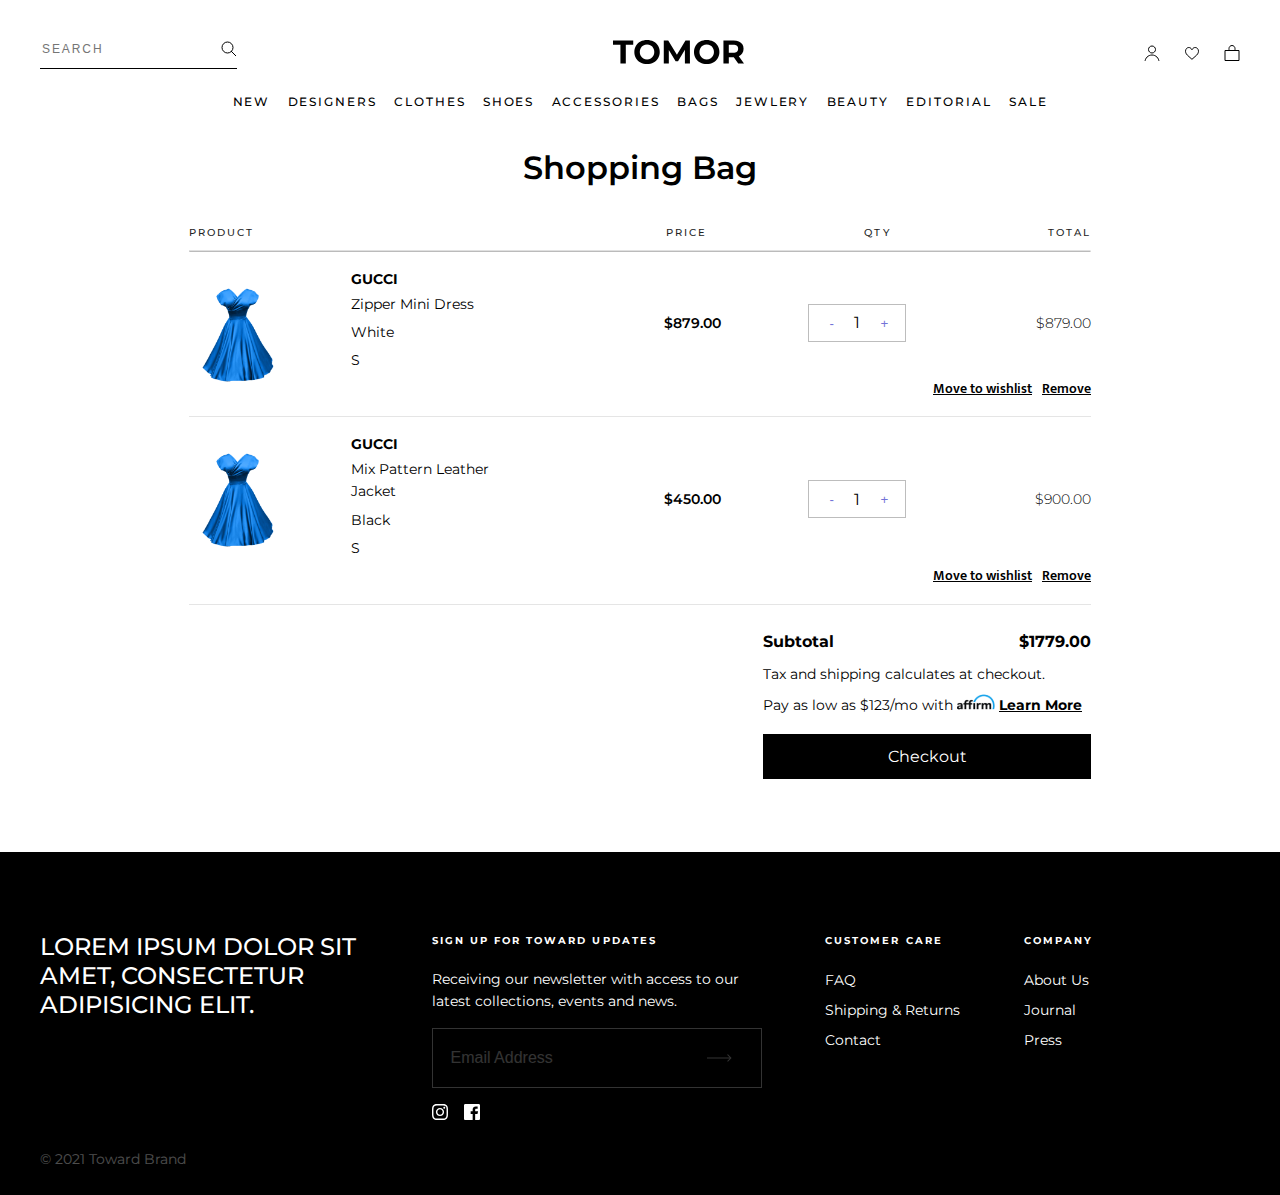
<file: pages/cart.html>
<!DOCTYPE html>
<html lang="en">
<head>
    <meta charset="UTF-8">
    <meta http-equiv="X-UA-Compatible" content="IE=edge">
    <meta name="viewport" content="width=device-width, initial-scale=1.0">
    <title>Cart</title>

    <!-- Style -->
    <link rel="stylesheet" href="../css/header.css">
    <link rel="stylesheet" href="../css/footer.css">
    <link rel="stylesheet" href="../css/style.css">
    <link rel="stylesheet" href="../css/cart.css">

    <!-- Google Fonts -->
    <link rel="preconnect" href="https://fonts.googleapis.com">
    <link rel="preconnect" href="https://fonts.gstatic.com" crossorigin>
    <link href="https://fonts.googleapis.com/css2?family=Montserrat:ital,wght@0,100;0,200;0,300;0,400;0,500;0,600;0,700;0,800;0,900;1,100;1,200;1,300;1,400;1,500;1,600;1,700;1,800;1,900&display=swap" rel="stylesheet">

    <link rel="preconnect" href="https://fonts.googleapis.com">
    <link rel="preconnect" href="https://fonts.gstatic.com" crossorigin>
    <link href="https://fonts.googleapis.com/css2?family=Mukta+Vaani:wght@200;300;400;500;600;700;800&display=swap" rel="stylesheet">
</head>
<body>
    <!-- Header -->
    <header class="header">
        <div class="container">
            <ul class="header__list">
                <li class="header__item">
                    <div class="header__input--wrapper">
                        <input type="text" placeholder="search" class="header__input">
                        <img class="header__search" src="../media/Images/SVG/search.svg" alt="search">
                    </div>
                    <img class="header__menu--button" src="../media/Images/SVG/menu.svg" alt="menu">
                </li>
                <li class="header__item">
                    <a class="header__logo" href="../index.html"><img class="header__logo--image" src="../media/Images/SVG/tomor.svg" alt="tomor"></a>
                </li>
                <li class="header__item">
                    <ul class="header__icons">
                        <li class="header__icon">
                            <a class="header__icon--link" href="#">
                                <img class="header__icon--image header__hidden" src="../media/Images/SVG/profile.svg" alt="profile">
                            </a>
                        </li>
                        <li class="header__icon">
                            <a class="header__icon--link" href="#">
                                <img class="header__icon--image header__hidden" src="../media/Images/SVG/heart.svg" alt="heart">
                            </a>
                        </li>
                        <li class="header__icon">
                            <a class="header__icon--link" href="./cart.html">
                                <img class="header__icon--image" src="../media/Images/SVG/cart.svg" alt="cart">
                            </a>
                        </li>
                    </ul>
                </li>
            </ul>

            <nav class="header__nav">
                <ul class="header__menu">
                    <li class="header__menu--item">
                        <a class="header__menu--link" href="../index.html">New</a>
                    </li>
                    <li class="header__menu--item">
                        <a class="header__menu--link" href="./pdp.html">Designers</a>
                    </li>
                    <li class="header__menu--item">
                        <a class="header__menu--link" href="./plp.html">Clothes</a>
                    </li>
                    <li class="header__menu--item">
                        <a class="header__menu--link" href="#">Shoes</a>
                    </li>
                    <li class="header__menu--item">
                        <a class="header__menu--link" href="#">Accessories</a>
                    </li>
                    <li class="header__menu--item">
                        <a class="header__menu--link" href="#">Bags</a>
                    </li>
                    <li class="header__menu--item">
                        <a class="header__menu--link" href="#">Jewlery</a>
                    </li>
                    <li class="header__menu--item">
                        <a class="header__menu--link" href="#">Beauty</a>
                    </li>
                    <li class="header__menu--item">
                        <a class="header__menu--link" href="#">Editorial</a>
                    </li>
                    <li class="header__menu--item">
                        <a class="header__menu--link" href="#">Sale</a>
                    </li>
                </ul>
            </nav>
        </div>
    </header>


    <div class="cart">
        <div class="container">
            <div class="cart__wrapper">
                <h1 class="cart__title">Shopping Bag</h1>
            <div class="cart__row">
                <div>
                    <p class="cart__row--title">Product</p>
                </div>
                <div class="cart__row--secondDiv">
                    <p class="cart__row--title">Price</p>
                    <p class="cart__row--title">Qty</p>
                    <p class="cart__row--title">Total</p>
                </div>
            </div>
            <hr class="cart__hr">
    
            <div class="card__product">
                <div>
                    <img class="cart__product--image" src="../media/Images/PNG/product1.jpg" alt="">
                </div>
                <div class="card__product--div">
                    <div class="card__product--list">
                        <div class="card__product--item1">
                            <h3 class="cart__product--title">Gucci</h3>
                            <p class="cart__product--size">Zipper Mini Dress</p>
                            <p class="cart__product--purchase">White </p>
                            <p class="cart__product--purchase">S </p>
                        </div>
                        <div class="card__product--item cart__product--item--price">
                            <p class="cart__product--price">$879.00</p>
                        </div>
                        <div class="card__product--item">
                            <div class="cart__product--buttons">
                                <button class="cart__product--button cart__product--decrease">-</button>
                                <span class="cart__product--number">1</span>
                                <button class="cart__product--button cart__product--increase">+</button>
                            </div>
                        </div>
                        <div class="card__product--item">
                            <p class="cart__product--total">$879.00</p>
                        </div>
                    </div>
                    <div class="cart__product--remove--div">
                        <a href="#" class="cart__product--remove">Move to wishlist</a>
                        <a href="#" class="cart__product--remove">Remove</a>
                    </div>
                </div>
            </div>
    
            <div class="card__product">
                <div>
                    <img class="cart__product--image" src="../media/Images/PNG/product1.jpg" alt="">
                </div>
                <div class="card__product--div">
                    <div class="card__product--list">
                        <div class="card__product--item1">
                            <h3 class="cart__product--title">Gucci</h3>
                            <p class="cart__product--size">Mix Pattern Leather Jacket</p>
                            <p class="cart__product--purchase">Black</p>
                            <p class="cart__product--purchase">S</p>
                        </div>
                        <div class="card__product--item cart__product--item--price">
                            <p class="cart__product--price">$450.00</p>
                        </div>
                        <div class="card__product--item">
                            <div class="cart__product--buttons">
                                <button class="cart__product--button cart__product--decrease">-</button>
                                <span class="cart__product--number">1</span>
                                <button class="cart__product--button cart__product--increase">+</button>
                            </div>
                        </div>
                        <div class="card__product--item">
                            <p class="cart__product--total">$900.00</p>
                        </div>
                    </div>
                    <div class="cart__product--remove--div">
                        <a href="#" class="cart__product--remove">Move to wishlist</a>
                        <a href="#" class="cart__product--remove">Remove</a>
                    </div>
                </div>
            </div>   
            <div class="checkout">
                <ul class="checkout__list">
                    <li class="checkout__item">Subtotal</li>
                    <li class="checkout__item">$1779.00</li>
                </ul>
                <p class="checkout__description">Tax and shipping calculates at checkout.</p>
                <p class="checkout__description">Pay as low as $123/mo with <img src="../media/Images/SVG/affirm.svg" alt=""> <a class="checkout__cta" href="#">Learn More</a></p>
                <a class="checkout__button" href="#">Checkout</a>
            </div> 
            </div>
        </div>
    </div>

    <!-- Footer -->
    <footer class="footer">
        <div class="container">
            <div class="footer__wrapper">
                <div>
                    <h3 class="footer__title">Lorem ipsum dolor sit amet, consectetur adipisicing elit.</h3>
                </div>
                <div>
                    <p class="footer__heading">Sign up for toward updates</p>
                    <p class="footer__description">Receiving our newsletter with access to our latest collections, events and news.</p>
                    <div class="footer__input--wrapper">
                        <input class="footer__input" type="text" placeholder="Email Address">
                        <img class="footer__right--icon" src="../media/Images/SVG/white-toRight.svg" alt="toRight">
                    </div>
                    <ul class="footer__icons">
                        <li class="footer__icon">
                            <img src="../media/Images/SVG/instagram.svg" alt="">
                        </li>
                        <li class="footer__icon">
                            <img src="../media/Images/SVG/facebook.svg" alt="">
                        </li>
                    </ul>
                </div>
                <div class="footer__third--div">
                    <h4 class="footer__heading">customer care</h4>
                    <ul class="footer__list">
                        <li class="footer__item">
                            <a class="footer__link" href="#">FAQ</a>
                        </li>
                        <li class="footer__item">
                            <a class="footer__link" href="#">Shipping & Returns</a>
                        </li>
                        <li class="footer__item">
                            <a class="footer__link" href="#">Contact</a>
                        </li>
                    </ul>
                </div>
                <div>
                    <h4 class="footer__heading">company</h4>
                    <ul class="footer__list">
                        <li class="footer__item">
                            <a class="footer__link" href="#">About Us</a>
                        </li>
                        <li class="footer__item">
                            <a class="footer__link" href="#">Journal</a>
                        </li>
                        <li class="footer__item">
                            <a class="footer__link" href="#">Press</a>
                        </li>
                    </ul>
                </div>
            </div>
            <p class="footer__copyright">© 2021 Toward Brand</p>
        </div>
    </footer>
</body>
</html>
</file>
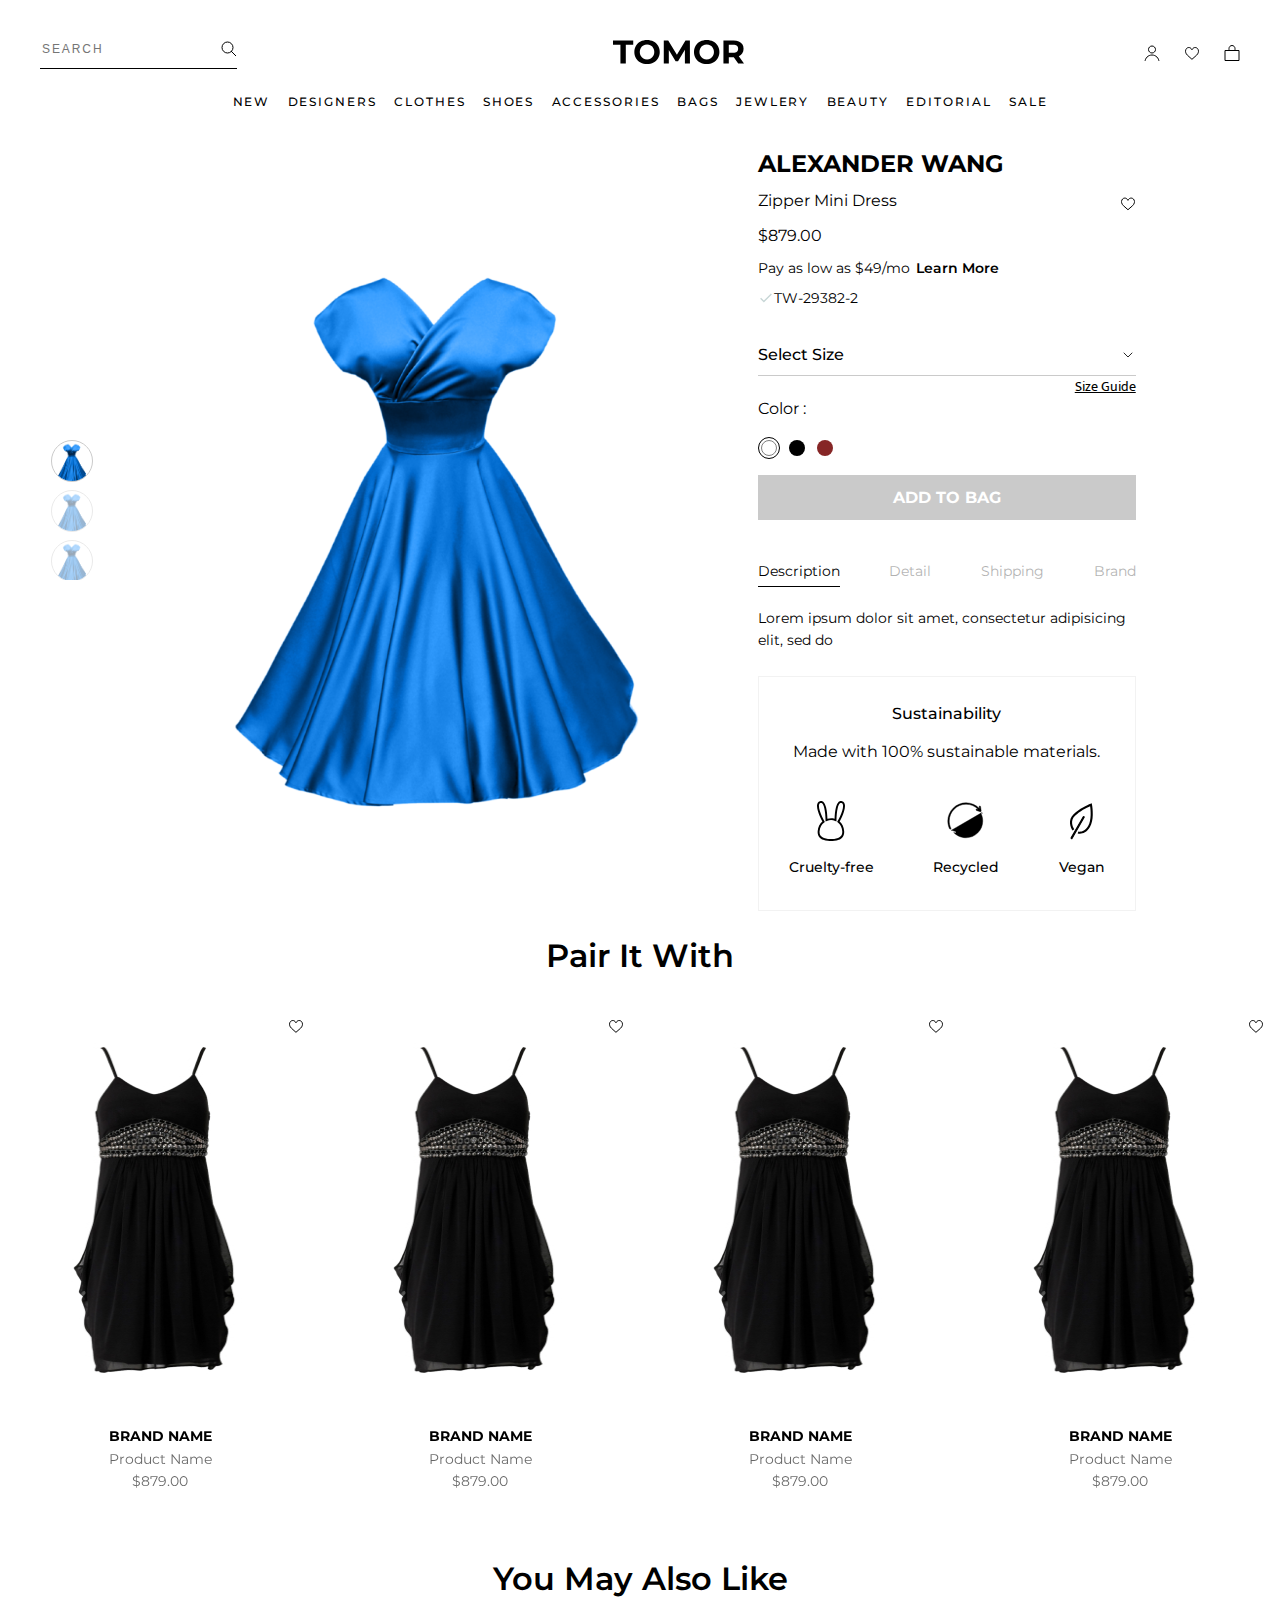
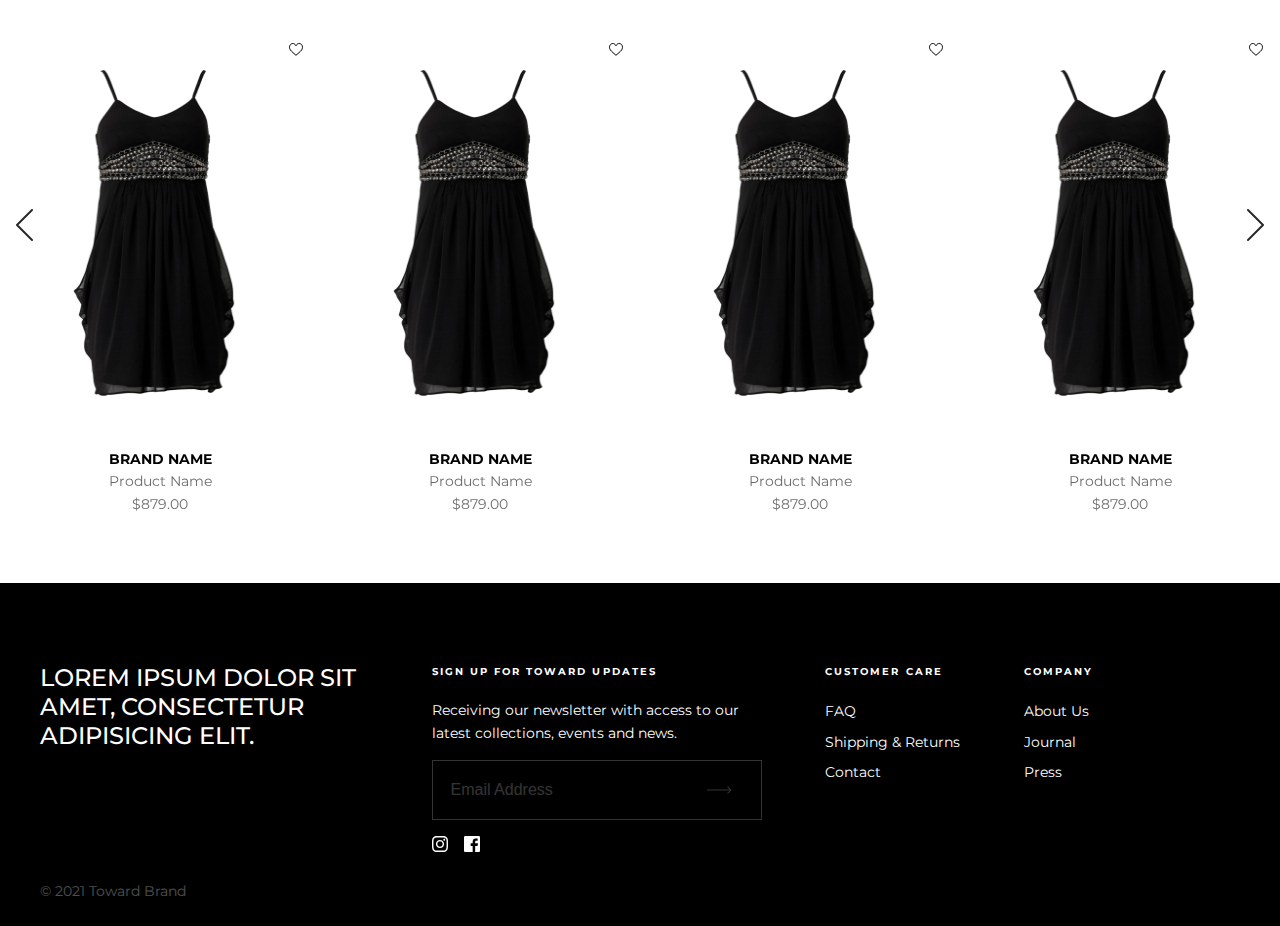
<file: pages/pdp.html>
<!DOCTYPE html>
<html lang="en">
<head>
    <meta charset="UTF-8">
    <meta http-equiv="X-UA-Compatible" content="IE=edge">
    <meta name="viewport" content="width=device-width, initial-scale=1.0">
    <title>PDP</title>
    <!-- <link
      rel="stylesheet"
      href="https://unpkg.com/swiper/swiper-bundle.min.css"
    /> -->
    <!-- <script src="https://unpkg.com/swiper/swiper-bundle.min.js"></script> -->
    
    <!-- Swiper.js -->
    <link
      rel="stylesheet"
      href="https://cdn.jsdelivr.net/npm/swiper/swiper-bundle.min.css"
    />

    
    <link rel="stylesheet" href="../css/header.css">
    <link rel="stylesheet" href="../css/footer.css">
    <link rel="stylesheet" href="../css/style.css">
    
    <link rel="stylesheet" href="../css/pdp.css">

    <!-- Google Fonts -->
    <link rel="preconnect" href="https://fonts.googleapis.com">
    <link rel="preconnect" href="https://fonts.gstatic.com" crossorigin>
    <link href="https://fonts.googleapis.com/css2?family=Montserrat:ital,wght@0,100;0,200;0,300;0,400;0,500;0,600;0,700;0,800;0,900;1,100;1,200;1,300;1,400;1,500;1,600;1,700;1,800;1,900&display=swap" rel="stylesheet">

    <link rel="preconnect" href="https://fonts.googleapis.com">
    <link rel="preconnect" href="https://fonts.gstatic.com" crossorigin>
    <link href="https://fonts.googleapis.com/css2?family=Mukta+Vaani:wght@200;300;400;500;600;700;800&display=swap" rel="stylesheet">

    <!-- Swiper JS -->
    <script src="https://cdn.jsdelivr.net/npm/swiper/swiper-bundle.min.js"></script>
    <script src="../js/pdp.js" defer></script>
</head>
<body>
    <!-- Header -->
    <header class="header">
        <div class="container">
            <ul class="header__list">
                <li class="header__item">
                    <div class="header__input--wrapper">
                        <input type="text" placeholder="search" class="header__input">
                        <img class="header__search" src="../media/Images/SVG/search.svg" alt="search">
                    </div>
                    <img class="header__menu--button" src="../media/Images/SVG/menu.svg" alt="menu">
                </li>
                <li class="header__item">
                    <a class="header__logo" href="../index.html"><img class="header__logo--image" src="../media/Images/SVG/tomor.svg" alt="tomor"></a>
                </li>
                <li class="header__item">
                    <ul class="header__icons">
                        <li class="header__icon">
                            <a class="header__icon--link" href="#">
                                <img class="header__icon--image header__hidden" src="../media/Images/SVG/profile.svg" alt="profile">
                            </a>
                        </li>
                        <li class="header__icon">
                            <a class="header__icon--link" href="#">
                                <img class="header__icon--image header__hidden" src="../media/Images/SVG/heart.svg" alt="heart">
                            </a>
                        </li>
                        <li class="header__icon">
                            <a class="header__icon--link" href="./cart.html">
                                <img class="header__icon--image" src="../media/Images/SVG/cart.svg" alt="cart">
                            </a>
                        </li>
                    </ul>
                </li>
            </ul>

            <nav class="header__nav">
                <ul class="header__menu">
                    <li class="header__menu--item">
                        <a class="header__menu--link" href="../index.html">New</a>
                    </li>
                    <li class="header__menu--item">
                        <a class="header__menu--link" href="./pdp.html">Designers</a>
                    </li>
                    <li class="header__menu--item">
                        <a class="header__menu--link" href="./plp.html">Clothes</a>
                    </li>
                    <li class="header__menu--item">
                        <a class="header__menu--link" href="#">Shoes</a>
                    </li>
                    <li class="header__menu--item">
                        <a class="header__menu--link" href="#">Accessories</a>
                    </li>
                    <li class="header__menu--item">
                        <a class="header__menu--link" href="#">Bags</a>
                    </li>
                    <li class="header__menu--item">
                        <a class="header__menu--link" href="#">Jewlery</a>
                    </li>
                    <li class="header__menu--item">
                        <a class="header__menu--link" href="#">Beauty</a>
                    </li>
                    <li class="header__menu--item">
                        <a class="header__menu--link" href="#">Editorial</a>
                    </li>
                    <li class="header__menu--item">
                        <a class="header__menu--link" href="#">Sale</a>
                    </li>
                </ul>
            </nav>
        </div>
    </header>


    <section class="container">
        <div class="product__container">
          <div class="product__row-slider">
            <div class="swiper mySwiper2 horyzontal__slider">
              <div class="swiper-wrapper">
                <div class="swiper-slide">
                  <img
                    src="../media/Images/PNG/gallery-scroll.png"
                    loading="lazy"
                    alt=""
                  />
                </div>
                <div class="swiper-slide">
                  <img
                    src="../media/Images/PNG/gallery-scroll.png"
                    loading="lazy"
                    alt=""
                  />
                </div>
                <div class="swiper-slide">
                  <img
                    src="../media/Images/PNG/gallery-scroll.png"
                    loading="lazy"
                    alt=""
                  />
                </div>
              </div>
              <div class="swiper-button-next swiper-button-right">
                <img src="../media/Images/SVG/right-btn.svg" alt="" />
              </div>
              <div class="swiper-button-prev swiper-button-left">
                <img src="../media/Images/SVG/left-btn.svg" alt="" />
              </div>
            </div>
            <div class="swiper mySwiper vertical__slider">
              <div class="swiper-wrapper">
                <div class="swiper-slide">
                  <img
                    src="../media/Images/PNG/gallery-scroll.png"
                    loading="lazy"
                    alt=""
                  />
                </div>
                <div class="swiper-slide">
                  <img
                    src="../media/Images/PNG/gallery-scroll.png"
                    loading="lazy"
                    alt=""
                  />
                </div>
                <div class="swiper-slide">
                  <img
                    src="../media/Images/PNG/gallery-scroll.png"
                    loading="lazy"
                    alt=""
                  />
                </div>
              </div>
            </div>
          </div>
          <div class="product__description">
            <h2 class="product__desc-title">Alexander wang</h2>
            <div class="d__desc-like">
              <p class="d__desc-name">Zipper Mini Dress</p>
              <img src="../media/Images/SVG/heart.svg" alt="" />
            </div>
            <p class="d__desc-name">$879.00</p>
            <div class="product__desc-monthly">
              <p class="text-size">Pay as low as $49/mo</p>
              <a class="text-size" href="">Learn More</a>
            </div>
  
            <p class="text-size"><img src="../media/Images/SVG/tick.svg" alt=""> TW-29382-2</p>
            <div class="d__desc-size">
              <h4>Select Size</h4>
              <img src="../media/Images/SVG/bottom.svg" alt="" />
            </div>
            <a class="product__desc-guide text-size" href="">Size Guide</a>
            <p class="product__desc-color">Color : <span></span></p>
            <form class="products__form">
                <p>
                    <input type="radio" id="radio1" name="radio" checked>
                    <label class="radio1" for="radio1"></label>
                </p>
                <p>
                    <input type="radio" id="radio2" name="radio">
                    <label class="radio2" for="radio2"></label>
                </p>
                <p>
                    <input type="radio" id="radio3" name="radio">
                    <label class="radio3" for="radio3"></label>
                </p>
            </form>
            <div class="product__desc-btn">
              <a href="">Add to bag</a>
            </div>
            <div class="product__desc-menu">
              <div class="tablinks menu__link" onclick="openCity(event, 'Description')" id="defaultOpen">Description</div>
              <div class="tablinks menu__link" onclick="openCity(event, 'Detail')">Detail</div>
              <div class="tablinks menu__link" onclick="openCity(event, 'Shipping')">Shipping</div>
              <div class="tablinks menu__link" onclick="openCity(event, 'Brand')">Brand</div>
            </div>
            <p id="Description" class="text-size tabcontent">
              Lorem ipsum dolor sit amet, consectetur adipisicing elit, sed do
            </p>
            <p id="Detail" class="text-size tabcontent">
                Lorem ipsum dolor sit amet consectetur adipisicing elit. Corrupti ex hic aliquam?
              </p>
              <p id="Shipping" class="text-size tabcontent">
                Lorem ipsum, dolor sit amet consectetur adipisicing elit. Rerum consequatur molestiae dolor dolores!
              </p>
              <p id="Brand" class="text-size tabcontent">
                Lorem ipsum dolor sit amet, consectetur adipisicing elit. Fugit.
              </p>
            <div class="product__desc-sustainable">
              <h3>Sustainability</h3>
              <div class="product__desc-monthly">
                <p>Made with 100% sustainable materials.</p>
                <!-- <a class="text-size" href="">Learn More</a> -->
              </div>
              <div class="sustainable__icons text-size">
                <div>
                  <img src="../media/Images/SVG/cruelty-free.svg" alt="" />
                  <p class="product__icon--text">Cruelty-free</p>
                </div>
                <div>
                  <img src="../media/Images/SVG/recycled.svg" alt="" />
                  <p class="product__icon--text">Recycled</p>
                </div>
                <div>
                  <img src="../media/Images/SVG/vegan.svg" alt="" />
                  <p class="product__icon--text">Vegan</p>
                </div>
              </div>
            </div>
          </div>
        </div>
      </section>


    <div class="cards">
        <div class="container">
            <h2 class="cards__title">Pair It With</h2>
            <div class="cards__wrapper">
            <img class="card__prev" src="../media/Images/SVG/left-btn.svg" alt="">
            <div class="swiper cardSwiper">
            <div class="swiper-wrapper cards-swiper-wrapper cards__list">
                <div class="swiper-slide cards-swiper-slide cards__item">
                    <div>
                        <img class="card__icon" src="../media/Images/SVG/heart.svg" alt="">
                        <img class="card__image" src="../media/Images/PNG/product-3.jpg" alt="">
                    </div>
                    <div class="card__content">
                        <h4 class="card__name">Brand name</h4>
                        <p class="card__description">Product Name</p>
                        <p class="card__price">$879.00</p>
                    </div>
                </div>

                <div class="swiper-slide cards-swiper-slide cards__item">
                    <div>
                        <img class="card__icon" src="../media/Images/SVG/heart.svg" alt="">
                        <img class="card__image" src="../media/Images/PNG/product-3.jpg" alt="">
                    </div>
                    <div class="card__content">
                        <h4 class="card__name">Brand name</h4>
                        <p class="card__description">Product Name</p>
                        <p class="card__price">$879.00</p>
                    </div>
                </div>

                <div class="swiper-slide cards-swiper-slide cards__item">
                    <div>
                        <img class="card__icon" src="../media/Images/SVG/heart.svg" alt="">
                        <img class="card__image" src="../media/Images/PNG/product-3.jpg" alt="">
                    </div>
                    <div class="card__content">
                        <h4 class="card__name">Brand name</h4>
                        <p class="card__description">Product Name</p>
                        <p class="card__price">$879.00</p>
                    </div>
                </div>

                <div class="swiper-slide cards-swiper-slide cards__item">
                    <div>
                        <img class="card__icon" src="../media/Images/SVG/heart.svg" alt="">
                        <img class="card__image" src="../media/Images/PNG/product-3.jpg" alt="">
                    </div>
                    <div class="card__content">
                        <h4 class="card__name">Brand name</h4>
                        <p class="card__description">Product Name</p>
                        <p class="card__price">$879.00</p>
                    </div>
                </div>
            </div>
        </div>
        <img class="card__next" src="../media/Images/SVG/right-btn.svg" alt="">
        </div>
        </div>
    </div>


    <div class="cards">
        <div class="container">
            <h2 class="cards__title">You May Also Like</h2>
            <div class="cards__wrapper">
            <img class="card__prev--btn" src="../media/Images/SVG/left-btn.svg" alt="">
            <div class="swiper cardSecondSwiper">
            <div class="swiper-wrapper cards-swiper-wrapper cards__list">
                <div class="swiper-slide cards-swiper-slide cards__item">
                    <div>
                        <img class="card__icon" src="../media/Images/SVG/heart.svg" alt="">
                        <img class="card__image" src="../media/Images/PNG/product-3.jpg" alt="">
                    </div>
                    <div class="card__content">
                        <h4 class="card__name">Brand name</h4>
                        <p class="card__description">Product Name</p>
                        <p class="card__price">$879.00</p>
                    </div>
                </div>

                <div class="swiper-slide cards-swiper-slide cards__item">
                    <div>
                        <img class="card__icon" src="../media/Images/SVG/heart.svg" alt="">
                        <img class="card__image" src="../media/Images/PNG/product-3.jpg" alt="">
                    </div>
                    <div class="card__content">
                        <h4 class="card__name">Brand name</h4>
                        <p class="card__description">Product Name</p>
                        <p class="card__price">$879.00</p>
                    </div>
                </div>

                <div class="swiper-slide cards-swiper-slide cards__item">
                    <div>
                        <img class="card__icon" src="../media/Images/SVG/heart.svg" alt="">
                        <img class="card__image" src="../media/Images/PNG/product-3.jpg" alt="">
                    </div>
                    <div class="card__content">
                        <h4 class="card__name">Brand name</h4>
                        <p class="card__description">Product Name</p>
                        <p class="card__price">$879.00</p>
                    </div>
                </div>

                <div class="swiper-slide cards-swiper-slide cards__item">
                    <div>
                        <img class="card__icon" src="../media/Images/SVG/heart.svg" alt="">
                        <img class="card__image" src="../media/Images/PNG/product-3.jpg" alt="">
                    </div>
                    <div class="card__content">
                        <h4 class="card__name">Brand name</h4>
                        <p class="card__description">Product Name</p>
                        <p class="card__price">$879.00</p>
                    </div>
                </div>
            </div>
        </div>
        <img class="card__next--btn" src="../media/Images/SVG/right-btn.svg" alt="">
        </div>
        </div>
    </div>


    <!-- Footer -->
    <footer class="footer">
        <div class="container">
            <div class="footer__wrapper">
                <div>
                    <h3 class="footer__title">Lorem ipsum dolor sit amet, consectetur adipisicing elit.</h3>
                </div>
                <div>
                    <p class="footer__heading">Sign up for toward updates</p>
                    <p class="footer__description">Receiving our newsletter with access to our latest collections, events and news.</p>
                    <div class="footer__input--wrapper">
                        <input class="footer__input" type="text" placeholder="Email Address">
                        <img class="footer__right--icon" src="../media/Images/SVG/white-toRight.svg" alt="toRight">
                    </div>
                    <ul class="footer__icons">
                        <li class="footer__icon">
                            <img src="../media/Images/SVG/instagram.svg" alt="">
                        </li>
                        <li class="footer__icon">
                            <img src="../media/Images/SVG/facebook.svg" alt="">
                        </li>
                    </ul>
                </div>
                <div class="footer__third--div">
                    <h4 class="footer__heading">customer care</h4>
                    <ul class="footer__list">
                        <li class="footer__item">
                            <a class="footer__link" href="#">FAQ</a>
                        </li>
                        <li class="footer__item">
                            <a class="footer__link" href="#">Shipping & Returns</a>
                        </li>
                        <li class="footer__item">
                            <a class="footer__link" href="#">Contact</a>
                        </li>
                    </ul>
                </div>
                <div>
                    <h4 class="footer__heading">company</h4>
                    <ul class="footer__list">
                        <li class="footer__item">
                            <a class="footer__link" href="#">About Us</a>
                        </li>
                        <li class="footer__item">
                            <a class="footer__link" href="#">Journal</a>
                        </li>
                        <li class="footer__item">
                            <a class="footer__link" href="#">Press</a>
                        </li>
                    </ul>
                </div>
            </div>
            <p class="footer__copyright">© 2021 Toward Brand</p>
        </div>
    </footer>

    <script>
        function openCity(evt, cityName) {
          var i, tabcontent, tablinks;
          tabcontent = document.getElementsByClassName("tabcontent");
          for (i = 0; i < tabcontent.length; i++) {
            tabcontent[i].style.display = "none";
          }
          tablinks = document.getElementsByClassName("tablinks");
          for (i = 0; i < tablinks.length; i++) {
            tablinks[i].className = tablinks[i].className.replace(" active", "");
          }
          document.getElementById(cityName).style.display = "block";
          evt.currentTarget.className += " active";
        }
        
        // Get the element with id="defaultOpen" and click on it
        document.getElementById("defaultOpen").click();
        </script>
    
</body>
</html>
</file>
<file: css/header.css>
.header__list{
    display: flex;
    justify-content: space-between;
    align-items: center;
    margin: 40px 40px 24px 40px;
}
.header__icons{
    display: flex;
}
.header__icon--image{
    margin-left: 24px;
}
.header__input--wrapper{
    display: flex;
    align-items: center;
}
.header__menu{
    display: flex;
    align-items: center;
    justify-content: space-between;
}
.header__logo{
    color: #000;
    text-transform: uppercase;
    font-weight: bold;
    font-size: 20px;
    letter-spacing: 1px;
    margin: 0;
    padding: 0;
}
.header__input{
    border: none;
    outline: none;
}
.header__input::placeholder{
    font-weight: 400;
    font-size: 12px;
    line-height: 15px;
    letter-spacing: 0.16em;
    text-transform: uppercase;
}
.header__input--wrapper{
    padding-bottom: 11px;
    border-bottom: 1px solid #000;
}
.header__menu{
    width: 815px;
    margin: 0 auto;
    line-height: 15px;
}
.header__menu--link{
    font-weight: 500;
    font-size: 12px;
    letter-spacing: 0.16em;
    text-transform: uppercase;
    color: #000;
}
.header__menu--button{
    display: none;
}


@media (max-width: 890px){
    .header__input--wrapper{
        display: none;
    }
    .header__menu--button{
        display: flex;
        align-items: center;
    }
    .header__hidden{
        display: none;
    }
    .header__nav{
        display: none;
    }
    .header__icon--image{
        margin: 0;
    }
    .header__list{
        margin: 16px;
    }
}
</file>
<file: css/footer.css>
.footer{
    background-color: #000;
    color: #fff;
}
.footer__wrapper{
    display: flex;
    justify-content: space-between;
    flex-wrap: wrap;
    padding: 80px 187px 24px 40px;
}
/* .footer__wrapper div{
    border: 1px solid #fff;
} */
.footer__title{
    width: 328px;
    font-weight: 500;
    font-size: 24px;
    line-height: 29px;
    text-transform: uppercase;
    margin: 0;
}
.footer__heading{
    font-weight: 700;
    font-size: 10px;
    line-height: 172.69%;
    letter-spacing: 0.205em;
    text-transform: uppercase;
    margin: 0;
}
.footer__description{
    width: 315px;
    font-weight: 400;
    font-size: 14px;
    line-height: 159.5%;
    margin: 19px 0 16px 0;
}
.footer__input--wrapper{
    width: 328px;
    height: 58px;
    display: flex;
    border: 1px solid white;
    opacity: 0.2;
    align-items: center;
}
.footer__input{
    width: 100%;
    height: 100%;
    outline: none;
    border: none;
    background-color: transparent;
    color: #fff;
    font-weight: 400;
    font-size: 16px;
    line-height: 159.5%;
}
.footer__input::placeholder{
    padding-left: 16px;
    color: #fff;
}
.footer__right--icon{
    margin-right: 29px;
}
.footer__icons{
    display: flex;
    margin: 16px 0 0 0;
    align-items: center;
}
.footer__icon{
    margin-right: 16px;
}
.footer__list{
    margin: 20px 0 0 0;
}
.footer__link{
    color: #fff;
    font-weight: 400;
    font-size: 14px;
    line-height: 159.5%;
}
.footer__item{
    margin-bottom: 8px;
}
.footer__copyright{
    margin: 0 0 0 40px;
    padding: 0 0 24px 0;
    font-weight: 400;
    font-size: 14px;
    line-height: 159.5%;
    opacity: 0.3;
}


@media (max-width: 1000px){
    .footer__wrapper{
        padding: 80px 40px 24px 40px;
    }
}

@media (max-width: 600px){
    .footer__wrapper{
        padding: 40px 16px;
        justify-content:flex-start;
    }
    .footer__heading{
        padding: 27px 0 19px 0;
    }
    .footer__title{
        width: auto;
        font-weight: 500;
        font-size: 16px;
        line-height: 20px;
    }
    .footer__input--wrapper{
        width: 90vw;
        max-width: 100%;
    }
    .footer__third--div{
        margin-right: 40px;
    }
    .footer__copyright{
        text-align: center;
        margin: 0;
    }
    .footer__description{
        margin: 0 0 16px 0;
        width: auto;
    }
}
</file>
<file: css/style.css>
body{
    margin: 0;
    padding: 0;
    box-sizing: border-box;
    font-family: 'Montserrat';
}

.container{
    width: 1920px;
    max-width: 100%;
    margin: 0 auto;
}

ul{
    list-style-type: none;
    padding: 0;
}

a{
    text-decoration: none;
}
</file>
<file: css/cart.css>
.cart__row{
    display: flex;
    justify-content: space-between;
    color: #222;
    font-size: 14px;
    line-height: 160%;
    font-weight: 400;
    text-transform: uppercase;
}
.cart__row--secondDiv{
    width: 425px;
    display: flex;
    align-items: center;
    justify-content: space-between;
}
.cart__row--title{
    margin: 0;
    font-weight: 500;
    font-size: 10px;
    line-height: 172.69%;
    letter-spacing: 0.205em;
}
.cart__hr{
    border-bottom: 1px solid #222;
    opacity: 0.3;
    margin: 8px 0 16px 0;
}
.cart__title{
    text-align: center;
    font-size: 32px;
    line-height: 120%;
    font-weight: 600;
    text-transform:capitalize;
    margin: 40px 0 37px 0;
}
.cart__logo{
    width: 409px;
    margin: auto;
    padding: 16px 0 8px 0;
}
.cart__logo--img{
    width: 100%;
}
.cart__wrapper{
    width: 902px !important;
    width: 73.115%;
    margin: auto;
}
.cart__product{
    height: 132px;
    display: flex;
    justify-content: space-between;
    align-items: center;
    border-bottom: 1px solid #BDBDBD;
    flex-wrap: wrap;
}
.cart__product--description{
    display: flex;
    justify-content: space-between;
}
.cart__product--image{
    width: 99px;
    height: 124px;
    background-color: #7373D7;
    margin-right: 20px;
}
.cart__product--price{
    font-size: 14px;
    font-weight: 600;
    line-height: 159.5%;
}
.cart__product--total{
    font-weight: 300;
    font-size: 14px;
    line-height: 159.5%;
}
.cart__product--buttons{
    width: 96px;
    height: 36px;
    border: 1px solid #BDBDBD;
    display: flex;
    justify-content: space-evenly;
    align-items: center;
}
.cart__product--button{
    width: 16px;
    height: 16px;
    background-color: #fff;
    border: none;
    cursor: pointer;
    color: #7373D7;
}
.cart__product--title{
    font-size: 14px;
    font-weight: 700;
    line-height: 159.5%;
    text-transform: uppercase;
    padding-bottom: 3px;
    margin: 0;
}
.cart__product--size,
.cart__product--purchase{
    font-size: 14px;
    font-weight: 400;
    line-height: 159.5%;
    padding-bottom: 6px;
    margin: 0;
}
.cart__product--remove--div{
    display: flex;
    align-items: center;
    float: right;
}
.cart__product--remove{
    font-family: 'Mukta Vaani';
    text-decoration: none;
    color: #000;
    font-size: 14px;
    line-height: 159.5%;
    font-weight: 600;
    text-decoration-line: underline;
    padding-left: 10px;
}
.cart__product--description-div{
    width: 310px;
    margin-left: 16px;
}


.card__product{
    display: flex;
    justify-content: space-between;
    border-bottom: 1px solid #E5E5E5;
    margin-bottom: 16px;
    padding-bottom: 16px;
}
.card__product--div{
    width: 740px;
}
.card__product--list{
    /* display: flex;
    align-items: center;
    justify-content: space-between;
    flex-wrap: wrap; */
    display: grid;
    grid-template-columns: 1fr 1fr 1fr 1fr;
}
.card__product--item{
    display: flex;
    align-items:flex-end;
    justify-content: center;
    flex-direction: column;
}

/* Notes */
.notes{
    display: flex;
    justify-content: space-between;
    align-items: center;
    flex-wrap: wrap;
    padding: 30px 0;
}
.notes__textarea{
    width: 411px;
    height: 185px;
    border: 1px solid #222;
    opacity: 0.3;
}
.notes__textarea::placeholder{
    color: #222;
    opacity: 0.5;
    padding: 16px;
}
.notes__heading{
    font-size: 16px;
    font-weight: 600;
    line-height: 160%;
    display: flex;
    justify-content: space-between;
}
.notes__description{
    font-size: 14px;
    line-height: 160%;
    font-weight: 300;
    padding: 8px 0;
}
.notes__auto{
    font-size: 16px;
    color: #7373D7;
    font-weight: 600;
    line-height: 160%;
    display: flex;
    justify-content: space-between;
    padding: 8px 0;
}
.notes__total{
    font-size: 18px;
    text-transform: uppercase;
    font-weight: 600;
    line-height: 140%;
    display: flex;
    justify-content: space-between;
    padding-bottom: 16px;
}
.notes__button{
    width: 302px;
    height: 53px;
    background-color: #7373D7;
    color: #fff;
    border: none;
    cursor: pointer;
    font-size: 17px;
    text-transform: uppercase;
    font-weight: 600;
    padding: 16px 48px 10px;
}

/* Checkout */
.checkout{
    width: 328px;
    margin: 24px 0 73px 0;
    margin-left: auto;
}
.checkout__list{
    display: flex;
    justify-content: space-between;
    margin: 0;
}
.checkout__item{
    font-weight: 700;
    font-size: 16px;
    line-height: 159.5%;
}
.checkout__description{
    font-weight: 400;
    font-size: 14px;
    line-height: 159.5%;
    margin: 9px 0 0 0;
}
.checkout__cta{
    font-weight: 700;
    color: #000;
    font-size: 14px;
    line-height: 159.5%;
    text-decoration-line: underline;
}
.checkout__button{
    width: 100%;
    height: 45px;
    background-color: #000;
    color: #fff;
    display: flex;
    align-items: center;
    margin-top: 17px;
    justify-content: center;
}


@media (max-width: 1124px){
    .notes{
        justify-content: center;
    }
    .notes__textarea{
        width: 100%;
    }
    .notes__firstDiv{
        width: 100%;
    }
    .notes__secondDiv{
        width: 100%;
    }
    .notes__button{
        width: 100%;
    }
    .cart__row{
        display: none;
    }
    .cart__hr{
        display: none;
    }
    .cart__logo{
        width: auto;
    }
}

@media (max-width: 700px){
    .cart__logo--img{
        width: 300px;
    }
    .cart__product--total{
        display: none;
    }
}

@media (max-width: 930px){
    .cart__wrapper{
        width: auto !important;
    }
    .card__product--list{
        grid-template-columns: 1fr 1fr 1fr;
        /* grid-template-rows: 1fr 1fr; */
    }
}

@media  (max-width: 630px) {
    .cart__title{
        font-size: 20px;
        font-weight: 600;
        line-height: 128%;
        margin: 40px 0 33px 0;
    }
    .card__product--item{
        display: block;
        margin: 16px;
    }
    .cart__product--item--price{
        margin-left: auto;
    }
    .cart__product--price{
        margin: 0;
        margin-right: auto;
    }
    .card__product--list{
        grid-template-columns: 1fr 1fr;
    }
    .cart__product--remove--div{
        text-align: center;
        float: initial;
        margin-top: 16px;
    }
    .cart__product--remove{
        padding: 0 10px 0 0;
    }
    .checkout{
        width: 90%;
        max-width: 100%;
        padding: 16px;
        margin-left: auto;
        margin-right: auto;
    }
}
</file>
<file: css/pdp.css>
.product__container {
  display: flex;
  padding: 0 4%;
}
.product__row-slider {
  display: flex;
  flex-direction: row-reverse;
  width: 60%;
  justify-content: space-between;
  align-items: center;
}
.product__description {
  width: 378px;
}

/* Radio Buttos */
.products__form{
  width: 66px;
  display: flex;
  align-items: center;
  justify-content: space-between;
}
.products__form p{
  margin: 0 0 10px 0;
}
  
[type="radio"]:checked,
[type="radio"]:not(:checked) {
    position: absolute;
    left: -9999px;
}
[type="radio"]:checked + label,
[type="radio"]:not(:checked) + label
{
    position: relative;
    padding-left: 28px;
    cursor: pointer;
    line-height: 20px;
    display: inline-block;
    color: #666;
}
  [type="radio"]:checked + .radio1:before,
  [type="radio"]:not(:checked) + .radio1:before {
      
    content: '';
      width: 14px;
      height: 14px;
      background: #fff;
      border: 1px solid grey;
      position: absolute;
      top: 3px;
      left: 3px;
      border-radius: 100%;
      -webkit-transition: all 0.2s ease;
      transition: all 0.2s ease;
  }
  [type="radio"]:checked + .radio1:after,
  [type="radio"]:not(:checked) + .radio1:after {
      content: '';
      border: 1px solid #000;
      position: absolute;
      left: 0;
      top: 0;
      width: 20px;
      height: 20px;
      border-radius: 100%;
  }
  [type="radio"]:checked + .radio2:after,
  [type="radio"]:not(:checked) + .radio2:after {
      content: '';
      border: 1px solid #000;
      position: absolute;
      top: 0;
      left: 0;
    width: 20px;
    height: 20px;
      border-radius: 100%;
  }
  [type="radio"]:checked + .radio2:before,
  [type="radio"]:not(:checked) + .radio2:before {
      content: '';
      width: 16px;
      height: 16px;
      background: #000;
      position: absolute;
      top: 3px;
      left: 3px;
      border-radius: 100%;
      -webkit-transition: all 0.2s ease;
      transition: all 0.2s ease;
  }
  [type="radio"]:checked + .radio3:after,
  [type="radio"]:not(:checked) + .radio3:after {
      content: '';
      border: 1px solid #000;
      position: absolute;
      top: 0;
      left: 0;
    width: 20px;
    height: 20px;
      border-radius: 100%;
  }
  [type="radio"]:checked + .radio3:before,
  [type="radio"]:not(:checked) + .radio3:before {
      content: '';
      width: 16px;
      height: 16px;
      background: #862626;
      position: absolute;
      top: 3px;
      left: 3px;
      border-radius: 100%;
      -webkit-transition: all 0.2s ease;
      transition: all 0.2s ease;
  }
  [type="radio"]:not(:checked) + label:after {
    opacity: 0;
    -webkit-transform: scale(0);
    transform: scale(0);
}
[type="radio"]:checked + label:after {
    opacity: 1;
    -webkit-transform: scale(1);
    transform: scale(1);
}


.swiper {
  width: 50px;
  height: 140px;
  margin-left: 0 !important;
  margin-right: 0 !important;
}
.horyzontal__slider .swiper-slide img {
  width: 100%;
  height: 100%;
  object-fit: contain;
}
.vertical__slider .swiper-slide img {
  width: 100%;
  border: 1px solid #cacaca;
  height: 100%;
  object-fit: cover;
  border-radius: 40px;
}
.vertical__slider .swiper-slide {
  width: 40px !important;
  height: 40px;
}
.mySwiper2 {
  max-height: 700px;
  height: 100%;
  width: 90%;
}
.mySwiper .swiper-slide {
  width: 10%;
  height: 100%;
  opacity: 0.4;
  cursor: pointer;
}
.mySwiper .swiper-slide-thumb-active {
  opacity: 1;
}
.swiper-button-next,
.swiper-button-prev {
  display: none;
}

.product__desc-title {
  font-family: "Montserrat";
  font-style: normal;
  font-weight: 700;
  font-size: 24px;
  line-height: 29px;
  text-transform: uppercase;
  margin: 0;
  margin: 40px 0 8px 0;
}
.d__desc-like {
  display: flex;
  justify-content: space-between;
}
.product__desc-monthly {
  display: flex;
}
.product__desc-monthly a {
  font-family: "Montserrat";
  font-style: normal;
  font-weight: 600;
  font-size: 14px;
  line-height: 159.5%;
  color: black;
  margin-left: 6px;
}
.d__desc-name {
  font-family: "Montserrat";
  font-style: normal;
  font-weight: 400;
  font-size: 16px;
  line-height: 159.5%;
  margin: 2px 0 8px 0;
}
.d__desc-size {
    height: 42px;
  display: flex;
  align-items: center;
  justify-content: space-between;
  border-bottom: 1px solid #cacaca;
  /* padding-bottom: 8px; */
  margin-top: 24px;
}
.d__desc-size h4 {
  font-family: "Montserrat";
  font-style: normal;
  font-weight: 500;
  font-size: 16px;
}
.product__desc-guide {
  font-family: "Mukta Vaani" !important;
  font-style: normal;
  font-weight: 400;
  font-size: 14px;
  line-height: 159.5%;
  color: #000000;
  float: right;
  margin-top: 8px;
  text-decoration-line: underline;
}
.product__desc-color {
  margin: 20px 0 0 0;
  font-weight: 400;
  font-size: 16px;
  line-height: 159.5%;
}
.product__desc__color-img {
  margin-right: 9px;
}
.product__desc-btn {
  height: 45px;
  background: #cacaca;
  display: flex;
  align-items: center;
  justify-content: center;
  margin: 24px 0 40px 0;
}
.product__desc-btn a {
  font-family: "Montserrat";
  font-style: normal;
  font-weight: 700;
  font-size: 16px;
  text-decoration: none;
  line-height: 160%;
  text-align: center;
  text-transform: uppercase;
  color: #ffffff;
}
.product__desc-menu {
  display: flex;
  justify-content: space-between;
  margin-bottom: 20px;
}

.menu__link {
  font-family: "Montserrat";
  font-style: normal;
  font-weight: 400;
  font-size: 14px;
  cursor: pointer;
  line-height: 159.5%;
  color: #000000;
  opacity: 0.3;
}
.active {
  font-family: "Montserrat";
  font-style: normal;
  font-weight: 400;
  font-size: 14px;
  line-height: 159.5%;
  border-bottom: 1px solid #000000;
  padding-bottom: 4px;
  cursor: pointer;
  opacity: 1;
}
.product__desc-sustainable {
  border: 1px solid #f2f2f2;
  padding: 24px 0;
  text-align: center;
  margin-top: 24px;
}
.product__desc-sustainable h3 {
  font-family: "Montserrat";
  font-style: normal;
  font-weight: 500;
  font-size: 16px;
  line-height: 160%;
  margin: 0;
}
.sustainable__icons {
  display: flex;
  justify-content: space-around;
}
.text-size {
  display: flex;
  align-items: center;
  font-size: 14px;
  font-family: "Montserrat";
  font-style: normal;
  font-weight: 400;
  line-height: 159.5%;
  margin: 0 0 8px 0;
}
.product__desc-sustainable .product__desc-monthly {
  justify-content: center;
  margin: 0;
  margin-bottom: 24px;
}
.product__icon--text{
    margin: 8px 0 0 0;
    font-weight: 500;
    font-size: 14px;
    line-height: 159.5%;
}
@media (max-width: 768px) {
  .product__container {
    flex-direction: column;
    padding: 0 4%;
  }
  .product__row-slider {
    width: 100%;
  }
  .product__desc-title {
    font-size: 16px;
  }
  .vertical__slider {
    display: none;
  }
  .horyzontal__slider {
    width: 100%;
  }
  .product__description {
    width: 100%;
  }
  .swiper-button-next,
  .swiper-button-prev {
    display: block;
  }
  .swiper-button-next:after,
  .swiper-button-prev:after {
    display: none;
  }
}


.cards{
    margin-bottom: 42px;
}
.cardSwiper,
.cardSecondSwiper{
    width: 100%;
    height: 100%;
}
.cards__list{
    display: flex;
    align-items: center;
    justify-content: space-between;
}
.cards__title{
    font-weight: 600;
    font-size: 32px;
    line-height: 120%;
    text-align: center;
}
.cards__item{
    width: 328px;
    height: 516px;
    position: relative;
}
.card__icon{
    position: absolute;
    right: 16px;
    top: 16px;
}
.card__image{
    width: 100%;
    /* max-width: 328px; */
    height: 411px;
    margin-bottom: 8px;
}
.card__name{
    font-weight: 700;
    font-size: 14px;
    line-height: 159.5%;
    text-transform: uppercase;
    margin: 0;
}
.card__content{
    text-align: center;
}
.card__description,
.card__price{
    font-weight: 400;
    font-size: 14px;
    line-height: 159.5%;
    opacity: 0.6;
    margin: 0;
}
.cards__wrapper{
    position: relative;
}
.card__prev,
.card__prev--btn{
    position: absolute;
    bottom: 300px;
    left: 16px;
    z-index: 99999;
    display: none;
    cursor: pointer;
}
.card__prev--btn{
    display: block;
}
.card__next,
.card__next--btn{
    position: absolute;
    /* top: 0; */
    cursor: pointer;
    z-index: 99999;
    right: 16px;
    bottom: 300px;
    display: none;
}
.card__next--btn{
    display: block;
}

@media (max-width: 1023px){
    .card__next,
    .card__prev{
        display: block;
    }
}

@media (max-width: 600px){
    .cards__item{
        width: 50%;
        height: 100%;
        /* max-width: 100%; */
    }
    .card__image{
        width: 100%;
        height: 100%;
    }
    .card__content{
        width: auto;
    }
    .card__prev,
    .card__next,
    .card__prev--btn,
    .card__next--btn{
        bottom: 160px;
    }
}
</file>
